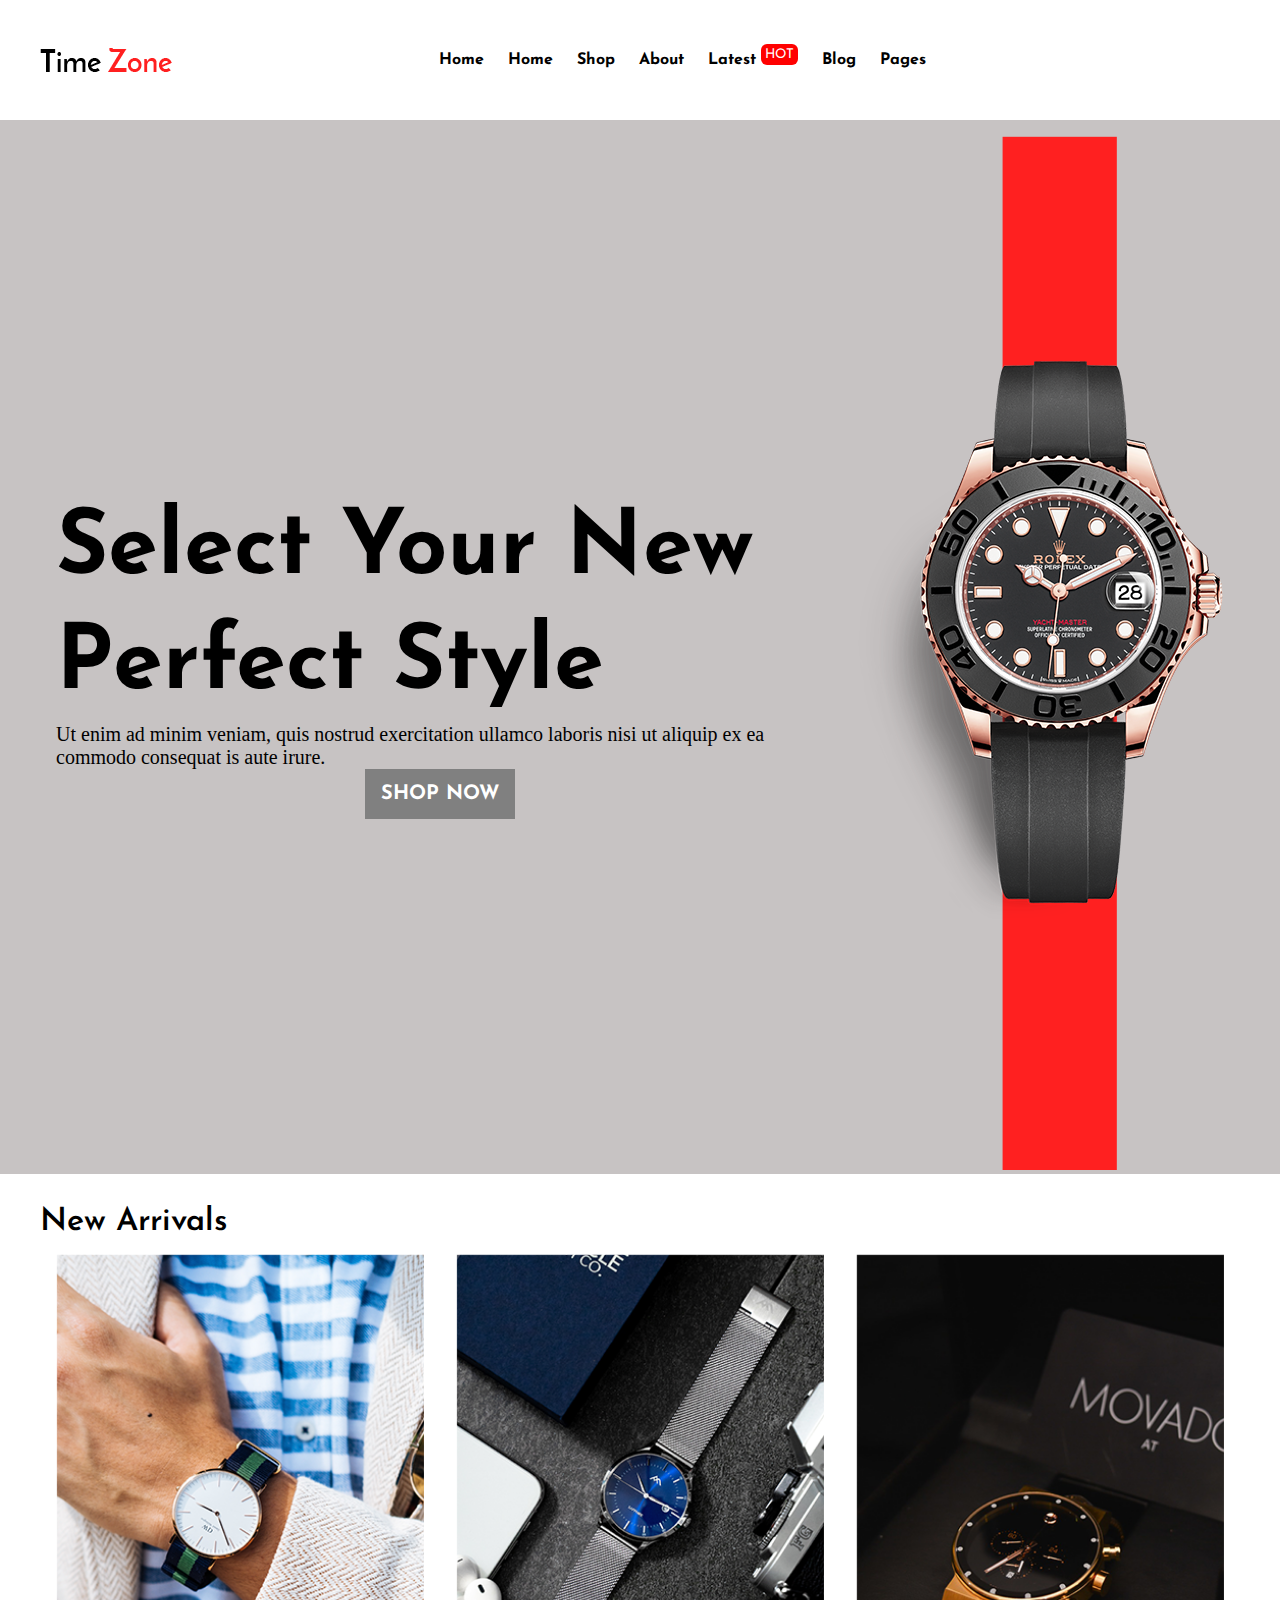
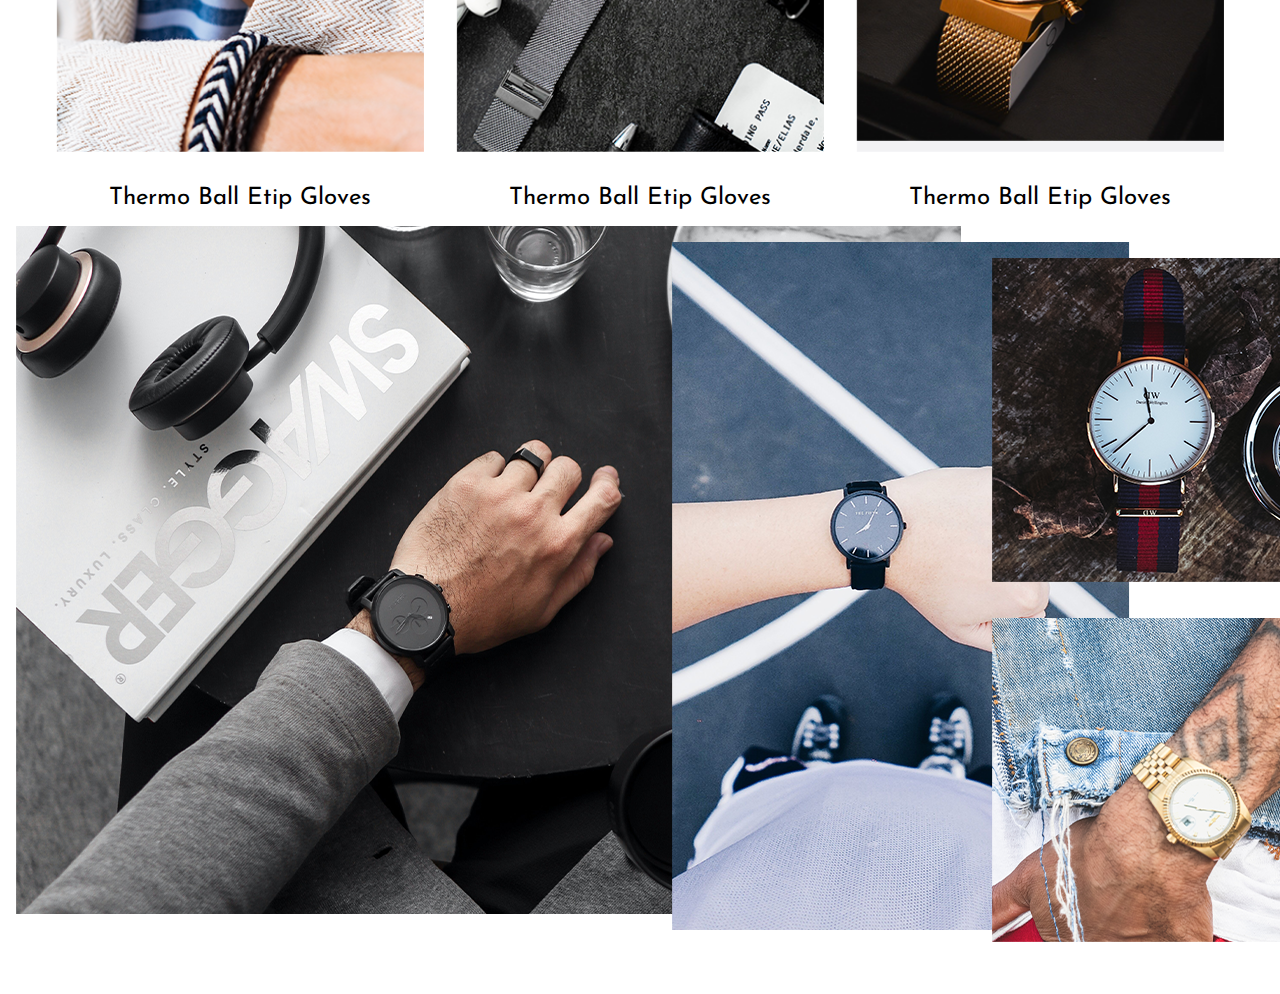
<file: 10.23.1-7pattern sass/index.html>
<!DOCTYPE html>
<html lang="en">
  <head>
    <meta charset="UTF-8" />
    <meta name="viewport" content="width=device-width, initial-scale=1.0" />
    <title>Classwork</title>
    <link
      rel="stylesheet"
      href="https://cdnjs.cloudflare.com/ajax/libs/font-awesome/6.6.0/css/all.min.css"
      integrity="sha512-Kc323vGBEqzTmouAECnVceyQqyqdsSiqLQISBL29aUW4U/M7pSPA/gEUZQqv1cwx4OnYxTxve5UMg5GT6L4JJg=="
      crossorigin="anonymous"
      referrerpolicy="no-referrer"
    />
    <link rel="stylesheet" href="./assets/css/main.css" />
  </head>
  <body>
    <header>
      <div class="container">
        <div class="head">
          <img src="./assets/images/logo.png" alt="" />
          <ul>
            <li>
              <a href="#">Home</a>
            </li>
            <li>
              <a href="#">Home</a>
            </li>
            <li>
              <a href="#">Shop</a>
            </li>
            <li>
              <a href="#">About</a>
            </li>
            <li class="hot-link">
              <a href="#">Latest</a>
              <sup>HOT</sup>
            </li>
            <li>
              <a href="#">Blog</a>
            </li>
            <li>
              <a href="#">Pages</a>
            </li>
          </ul>
          <div class="icons-nav">
            <i class="fa-solid fa-magnifying-glass"></i>
            <i class="fa-solid fa-user"></i>
            <i class="fa-solid fa-cart-shopping"></i>
          </div>
        </div>
      </div>
    </header>
    <main id="info">
      <div class="container">
        <section class="info">
          <div class="row">
            <div class="col-8">
              <div class="text-info">
                <h1>Select Your New Perfect Style</h1>
                <p>
                  Ut enim ad minim veniam, quis nostrud exercitation ullamco
                  laboris nisi ut aliquip ex ea commodo consequat is aute irure.
                </p>
                <button class="info-btn">
                  <p>SHOP NOW</p>
                  <div class="overlay">
                    
                  </div>

                </button>
               
              </div>
            </div>
            <div class="col-4">
              <div class="pic-info">
                <img src="./assets/images/watch.png" alt="" />
              </div>
            </div>
          </div>
        </section>
      </div>
    </main>
    <main id="arriwals">
      <div class="container">
        <h1>New Arrivals </h1>
        <div class="pics-arriwals">
          <div class="row">
            <div class="col-4">
              <div class="pic1">
                <img src="./assets/images/new_product1.png" alt="">
                <h2>Thermo Ball Etip Gloves</h2>
              </div>
            </div>
            <div class="col-4">
              <div class="pic1">
                <img src="./assets/images/new_product2.png" alt="">
                <h2>Thermo Ball Etip Gloves</h2>
              </div>
            </div>
            <div class="col-4">
              <div class="pic1">
                <img src="./assets/images/new_product3.png" alt="">
                <h2>Thermo Ball Etip Gloves</h2>
              </div>
            </div>
          </div>
        </div>
      </div>

    </main>
    <main id="galery">
     
        <div class="row">
          <div class="col-6">
            <img src="./assets/images/gallery1.png" alt="">
          </div>
          <div class="col-6">
            <div class="row">
              <div class="col-6"><img src="./assets/images/gallery2.png" alt=""></div>
              <div class="col-6">
                <div class="row">
                  <div class="col-12"><img src="./assets/images/gallery3.png" alt=""></div>
                  <div class="col-12"><img src="./assets/images/gallery4.png" alt=""></div>
                </div>
              </div>
              
            </div>
          </div>
        </div>
      
    </main>
  </body>
</html>
</file>
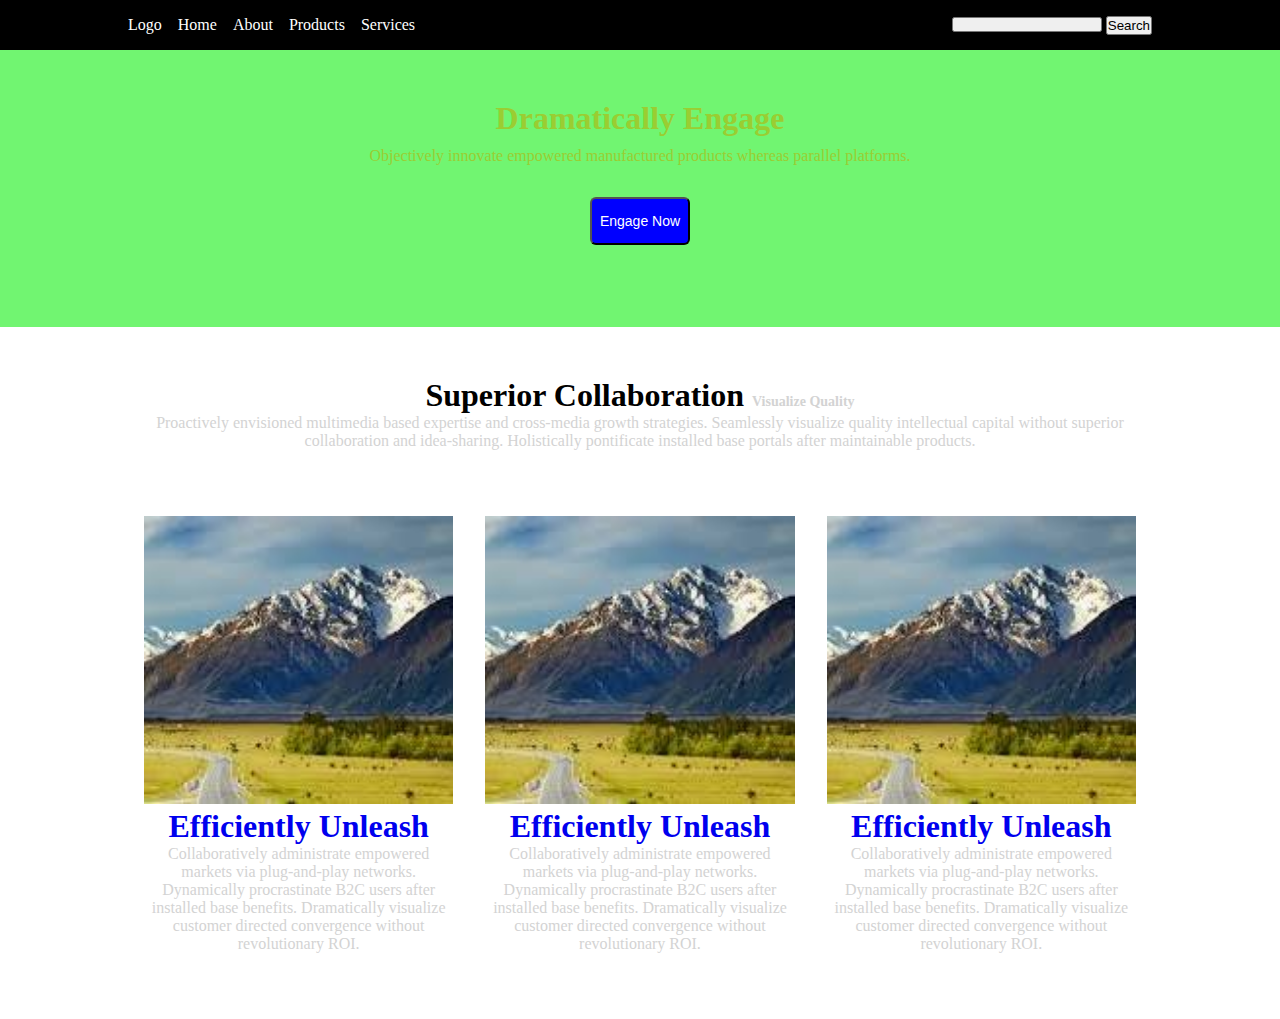
<file: frist sas/index.html>
<!DOCTYPE html>
<html lang="en">
<head>
  <meta charset="UTF-8">
  <meta name="viewport" content="width=device-width, initial-scale=1.0">
  <title>Document</title>
<link rel="stylesheet" href="./assets/css/main.css">
  <body>
  <header>
    <nav>
      <div class="container">
        
      <div class="navbar-menu">
        <ul>
          <li>Logo</li>
          <li>Home</li>
          <li>About</li>
          <li>Products</li>
          <li>Services</li>
        </ul>
     
        <div class="nav-btns">
          <button class="firstbutton"></button>
          <button>Search</button>
        </div>
      </div>

       
      </div>
    </nav>
  </header>
  <main>
    <section id="banner">
  <div class="container">
      <h1>Dramatically Engage</h1>
      <p>Objectively innovate empowered manufactured products whereas parallel platforms.</p>
      <button class="primary-btn">Engage Now</button>
    </section>
  </div>
  <section id="grids">
    <div class="container">
      <h1>Superior Collaboration <span style="color: lightgrey; font-size: 14px;">Visualize Quality</span></h1>
      <p style="color: lightgray;">Proactively envisioned multimedia based expertise and cross-media growth strategies. Seamlessly visualize quality intellectual capital without superior collaboration and idea-sharing. Holistically pontificate installed base portals after maintainable products.</p>
      <div class="cards">
        <div class="row">
          <div class="col-4">
            <div class="c1">
              <div class="imaj">
                <img src="./assets/images/image.png" alt="">
              </div>
              <h1><a href="#">Efficiently Unleash</a></h1>
              <p style="color: lightgrey;">Collaboratively administrate empowered markets via plug-and-play networks. Dynamically procrastinate B2C users after installed base benefits. Dramatically visualize customer directed convergence without revolutionary ROI.</p>
            </div>
          </div>
          <div class="col-4">
            <div class="c1">
              <div class="imaj">
                <img src="./assets/images/image.png" alt="">
              </div>
              <h1><a href="#">Efficiently Unleash</a></h1>
              <p style="color: lightgrey;">Collaboratively administrate empowered markets via plug-and-play networks. Dynamically procrastinate B2C users after installed base benefits. Dramatically visualize customer directed convergence without revolutionary ROI.</p>
            </div>
          </div>
          <div class="col-4">
            <div class="c1">
              <div class="imaj">
                <img src="./assets/images/image.png" alt="">
              </div>
              <h1><a href="#">Efficiently Unleash</a></h1>
              <p style="color: lightgrey;">Collaboratively administrate empowered markets via plug-and-play networks. Dynamically procrastinate B2C users after installed base benefits. Dramatically visualize customer directed convergence without revolutionary ROI.</p>
            </div>
          </div>
        </div>
      </div>
    </div>
  </section>
  </main>
 
</body>
</html>
</file>
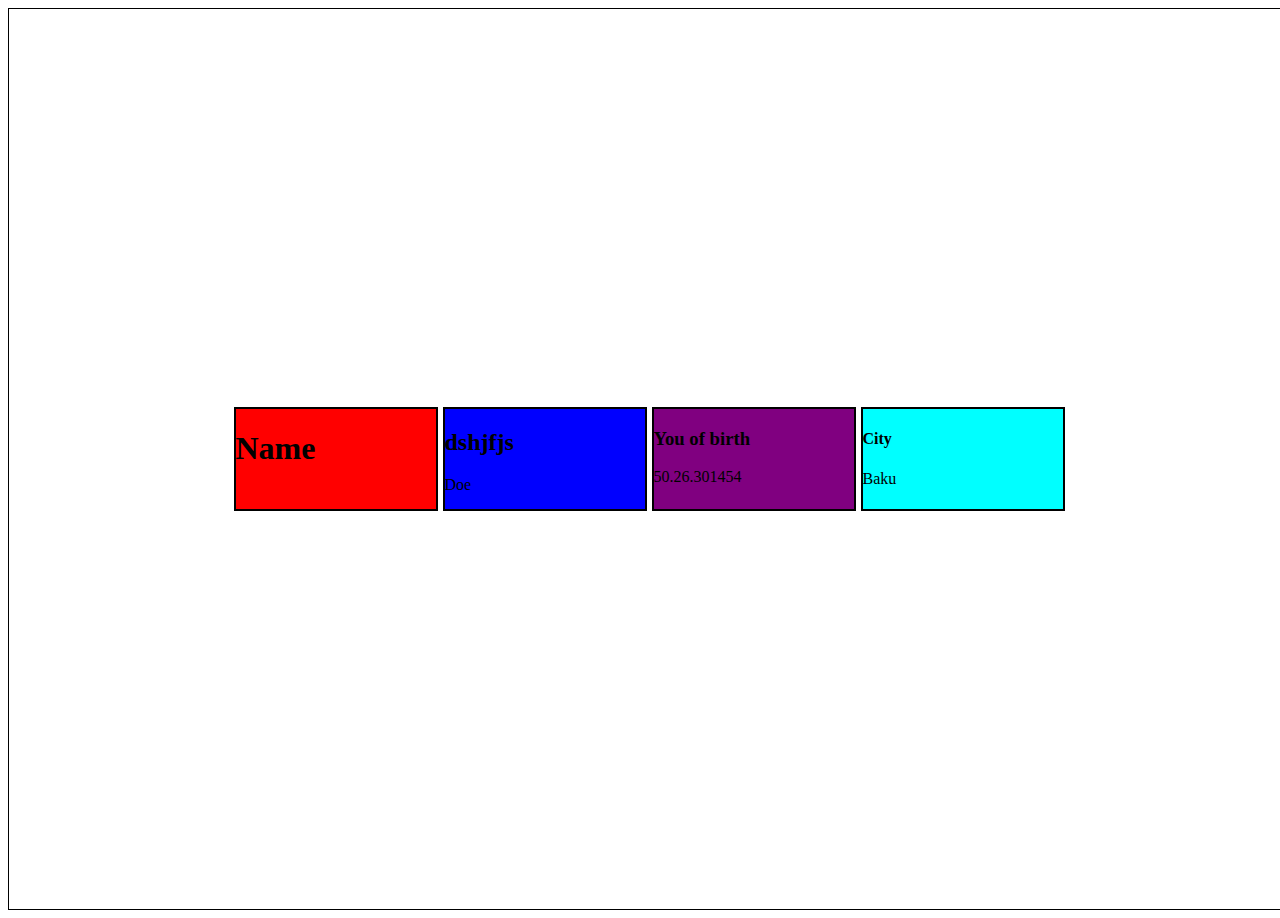
<file: transition/index.html>
<!DOCTYPE html>
<html lang="en">
<head>
  <meta charset="UTF-8">
  <meta name="viewport" content="width=device-width, initial-scale=1.0">
  <title>transition</title>
  <link rel="stylesheet" href="./css/style.css">
</head>
<body>
  <div class="contain">
    <div class="box box1">
      <h1>
        Name
      </h1>
      <p class="s">
        Joe
      </p>
    </div>
    <div class="box box2">
      <h2>
       dshjfjs
      </h2>
      <p class="su">
        Doe
      </p>
    </div>
    <div class="box box3">
      <h3>You of birth</h3>
      <p class="da">
        50.26.301454
      </p>
      

    </div>
    <div class="box box4">
      <h4>City</h4>
      <p class="ba">
        Baku
      </p>
    </div>


  </div>
</body>
</html>
</file>
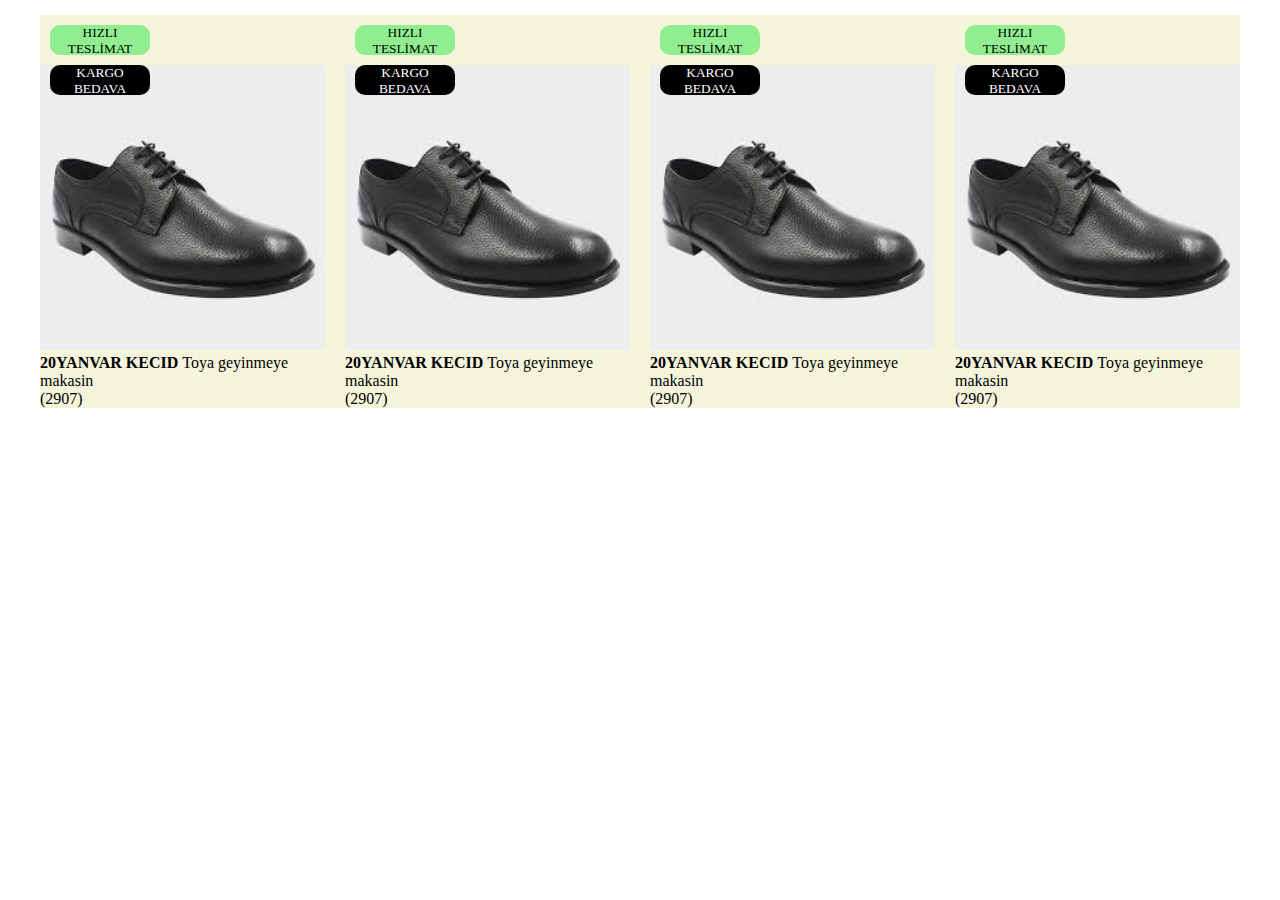
<file: css positions/css positions.html>
<!DOCTYPE html>
<html lang="en">
  <head>
    <meta charset="UTF-8" />
    <meta name="viewport" content="width=device-width, initial-scale=1.0" />
    <title>Document</title>
    <link
      rel="stylesheet"
      href="https://cdnjs.cloudflare.com/ajax/libs/font-awesome/6.6.0/css/all.min.css"
      integrity="sha512-Kc323vGBEqzTmouAECnVceyQqyqdsSiqLQISBL29aUW4U/M7pSPA/gEUZQqv1cwx4OnYxTxve5UMg5GT6L4JJg=="
      crossorigin="anonymous"
      referrerpolicy="no-referrer"
    />
    <link rel="stylesheet" href="./css positions.css" />
  </head>
  <body>
    <section id="production">
      <div class="container">
        <div class="products">
          <div class="product">
            <div class="boxes">
              <span class="box b1">HIZLI TESLİMAT</span>
              <span class="box b2"> KARGO BEDAVA</span>
            </div>
            <div class="image">
              <img src="./images/image.png" alt="" />
              <span><b>20YANVAR KECID </b></span>
              <span>Toya geyinmeye makasin </span>
            </div>
            <div class="stars">
              <i class="fa-solid fa-star"></i>
              <i class="fa-solid fa-star"></i>
              <i class="fa-solid fa-star"></i>
              <i class="fa-solid fa-star"></i>
              <i class="fa-solid fa-star"></i> <span>(2907)</span>
              <i class="fa-solid fa-camera"></i>
            </div>
          </div>
          <div class="product">
            <div class="boxes">
              <span class="box b1">HIZLI TESLİMAT</span>
              <span class="box b2"> KARGO BEDAVA</span>
            </div>
            <div class="image">
              <img src="./images/image.png" alt="" />
              <span><b>20YANVAR KECID </b></span>
              <span>Toya geyinmeye makasin </span>
            </div>
            <div class="stars">
              <i class="fa-solid fa-star"></i>
              <i class="fa-solid fa-star"></i>
              <i class="fa-solid fa-star"></i>
              <i class="fa-solid fa-star"></i>
              <i class="fa-solid fa-star"></i> <span>(2907)</span>
              <i class="fa-solid fa-camera"></i>
            </div>
          </div>
          <div class="product">
            <div class="boxes">
              <span class="box b1">HIZLI TESLİMAT</span>
              <span class="box b2"> KARGO BEDAVA</span>
            </div>
            <div class="image">
              <img src="./images/image.png" alt="" />
              <span><b>20YANVAR KECID </b></span>
              <span>Toya geyinmeye makasin </span>
            </div>
            <div class="stars">
              <i class="fa-solid fa-star"></i>
              <i class="fa-solid fa-star"></i>
              <i class="fa-solid fa-star"></i>
              <i class="fa-solid fa-star"></i>
              <i class="fa-solid fa-star"></i> <span>(2907)</span>
              <i class="fa-solid fa-camera"></i>
            </div>
          </div>
          <div class="product">
            <div class="boxes">
              <span class="box b1">HIZLI TESLİMAT</span>
              <span class="box b2"> KARGO BEDAVA</span>
            </div>
            <div class="image">
              <img src="./images/image.png" alt="" />
              <span><b>20YANVAR KECID </b></span>
              <span>Toya geyinmeye makasin </span>
            </div>
            <div class="stars">
              <i class="fa-solid fa-star"></i>
              <i class="fa-solid fa-star"></i>
              <i class="fa-solid fa-star"></i>
              <i class="fa-solid fa-star"></i>
              <i class="fa-solid fa-star"></i> <span>(2907)</span>
              <i class="fa-solid fa-camera"></i>
            </div>
          </div>
        </div>
      </div>
    </section>
  </body>
</html>
</file>
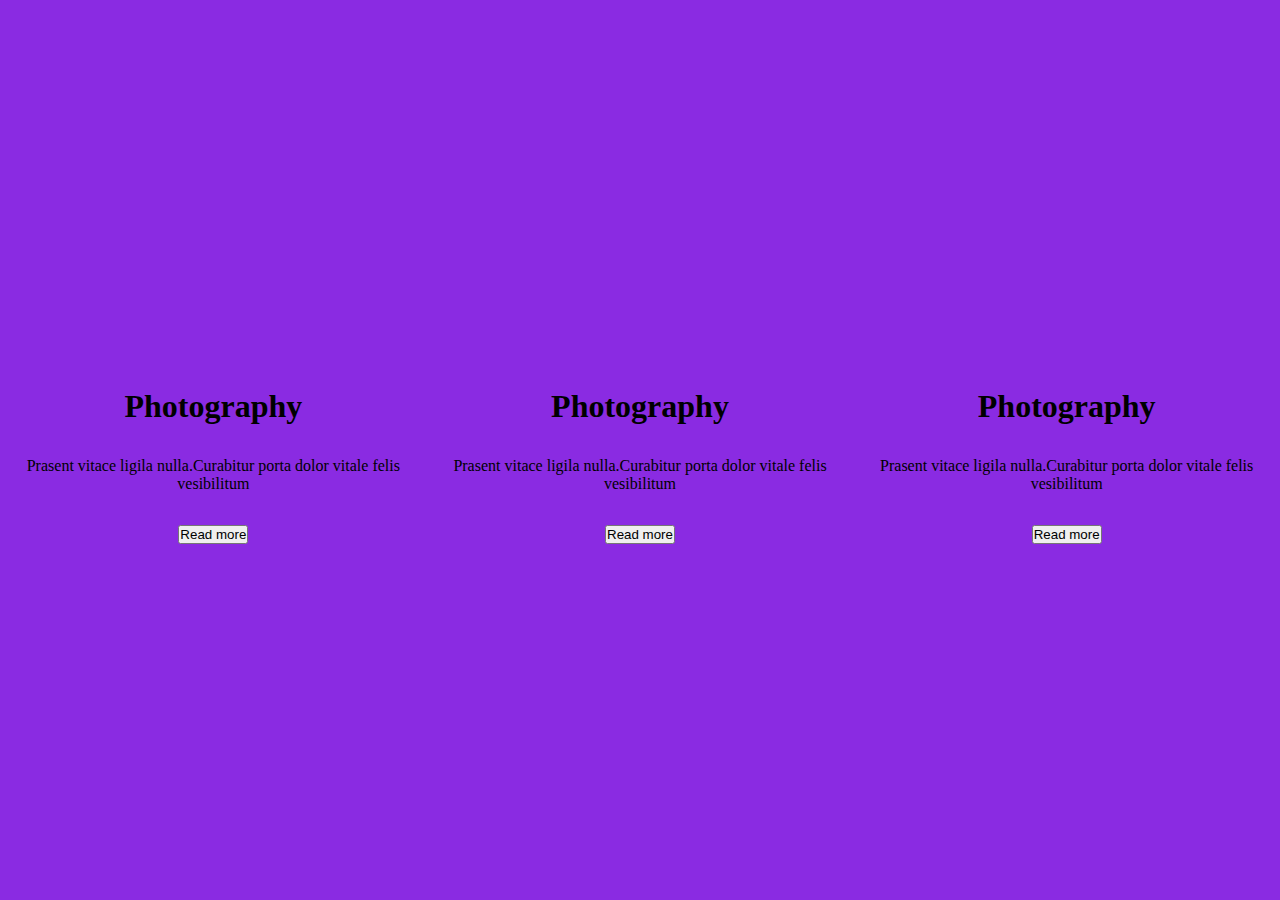
<file: transition/index3.html>
<!DOCTYPE html>
<html lang="en">
<head>
  <meta charset="UTF-8">
  <meta name="viewport" content="width=device-width, initial-scale=1.0">
  <title>Document</title>
  <link rel="stylesheet" href="https://cdnjs.cloudflare.com/ajax/libs/font-awesome/6.6.0/css/all.min.css" integrity="sha512-Kc323vGBEqzTmouAECnVceyQqyqdsSiqLQISBL29aUW4U/M7pSPA/gEUZQqv1cwx4OnYxTxve5UMg5GT6L4JJg==" crossorigin="anonymous" referrerpolicy="no-referrer" />
  
  <link rel="stylesheet" href="./css/style3.css">
</head>
<body>
  <div class="container">
    <div class="card">
      <i class="fa-solid fa-camera"></i>
      <h1>Photography</h1>
      <p>
        Prasent vitace ligila nulla.Curabitur porta dolor vitale felis vesibilitum
      </p>
      <button>Read more</button>
      <div class="overlay">
      </div>
    </div>
    <div class="card">
      <i class="fa-solid fa-camera"></i>
      <h1>Photography</h1>
      <p>
        Prasent vitace ligila nulla.Curabitur porta dolor vitale felis vesibilitum
      </p>
      <button>Read more</button>
      <div class="overlay"></div>
    </div>
    <div class="card">
      <i class="fa-solid fa-camera"></i>
      <h1>Photography</h1>
      <p>
        Prasent vitace ligila nulla.Curabitur porta dolor vitale felis vesibilitum
      </p>
      <button>Read more</button>
      <div class="overlay"></div>
    </div>
    </div>
    
  </div>
</body>
</html>
</file>
<file: 10.23.1-7pattern sass/assets/css/main.css>
@import url("https://fonts.googleapis.com/css2?family=Josefin+Sans:ital,wght@0,100..700;1,100..700&family=Playfair+Display:ital,wght@0,400..900;1,400..900&family=Roboto+Slab:wght@100..900&display=swap");
* {
  margin: 0;
  padding: 0;
  box-sizing: border-box;
  text-decoration: none;
  list-style: none;
}

.container {
  max-width: 1200px;
  margin: 0 auto;
}

* {
  margin: 0;
  padding: 0;
  box-sizing: border-box;
  text-decoration: none;
  list-style: none;
}

/* .container {
  max-width: 80%;
  margin: 0 auto;

} */
.row {
  display: flex;
  flex-wrap: wrap;
}

.col-1 {
  width: 8.3333333333%;
  padding: 1rem;
}

.col-2 {
  width: 16.6666666667%;
  padding: 1rem;
}

.col-3 {
  width: 25%;
  padding: 1rem;
}

.col-4 {
  width: 33.3333333333%;
  padding: 1rem 1rem 0 1rem;
  text-align: center;
}

.col-5 {
  width: 41.6666666667%;
  padding: 1rem;
}

.col-6 {
  width: 50%;
  padding: 1rem;
}

.col-7 {
  width: 58.3333333333%;
  padding: 1rem;
}

.col-8 {
  width: 66.6666666667%;
  padding: 1rem;
}

.col-9 {
  width: 75%;
  padding: 1rem;
}

.col-10 {
  width: 83.3333333333%;
  padding: 1rem;
}

.col-11 {
  width: 91.6666666667%;
  padding: 1rem;
}

.col-12 {
  width: 100%;
  padding: 1rem;
}

.p-left-0 {
  padding-left: 0;
}

.p-right-0 {
  padding-right: 0;
}

@media only screen and (max-width: 1023px) {
  .col-md-1 {
    width: 8.3333333333%;
    padding: 1rem;
  }
  .col-md-2 {
    width: 16.6666666667%;
    padding: 1rem;
  }
  .col-md-3 {
    width: 25%;
    padding: 1rem;
  }
  .col-md-4 {
    width: 33.3333333333%;
    padding: 1rem;
  }
  .col-md-5 {
    width: 41.6666666667%;
    padding: 1rem;
  }
  .col-md-6 {
    width: 50%;
    padding: 1rem;
  }
  .col-md-7 {
    width: 58.3333333333%;
    padding: 1rem;
  }
  .col-md-8 {
    width: 66.6666666667%;
    padding: 1rem;
  }
  .col-md-9 {
    width: 75%;
    padding: 1rem;
  }
  .col-md-10 {
    width: 83.3333333333%;
    padding: 1rem;
  }
  .col-md-11 {
    width: 91.6666666667%;
    padding: 1rem;
  }
  .col-md-12 {
    width: 100%;
    padding: 1rem;
  }
  .p-md-left-0 {
    padding-left: 0;
  }
  .p-md-right-0 {
    padding-right: 0;
  }
}
@media only screen and (max-width: 767px) {
  .col-sm-1 {
    width: 8.3333333333%;
    padding: 1rem;
  }
  .col-sm-2 {
    width: 16.6666666667%;
    padding: 1rem;
  }
  .col-sm-3 {
    width: 25%;
    padding: 1rem;
  }
  .col-sm-4 {
    width: 33.3333333333%;
    padding: 1rem;
  }
  .col-sm-5 {
    width: 41.6666666667%;
    padding: 1rem;
  }
  .col-sm-6 {
    width: 50%;
    padding: 1rem;
  }
  .col-sm-7 {
    width: 58.3333333333%;
    padding: 1rem;
  }
  .col-sm-8 {
    width: 66.6666666667%;
    padding: 1rem;
  }
  .col-sm-9 {
    width: 75%;
    padding: 1rem;
  }
  .col-sm-10 {
    width: 83.3333333333%;
    padding: 1rem;
  }
  .col-sm-11 {
    width: 91.6666666667%;
    padding: 1rem;
  }
  .col-sm-12 {
    width: 100%;
    padding: 1rem;
  }
  .p-sm-left-0 {
    padding-left: 0;
  }
  .p-sm-right-0 {
    padding-right: 0;
  }
}
header .head {
  font-family: "Josefin Sans", sans-serif;
  padding: 3rem 0;
  display: flex;
  justify-content: space-between;
  align-items: center;
}
header .head ul {
  display: flex;
  gap: 1.5rem;
}
header .head ul li {
  position: relative;
}
header .head ul li .hot {
  position: absolute;
  top: 0;
  right: 0;
}
header .head ul li .hot span {
  background-color: red;
  padding: 10px;
}
header .head ul li a {
  color: #000;
  font-weight: bold;
}
header .head ul .hot-link {
  margin-top: -4px;
}
header .head ul .hot-link sup {
  background-color: red;
  padding: 4px;
  color: white;
  border-radius: 6px;
}
header .head .icons-nav {
  display: flex;
  gap: 1.5rem;
}

#info {
  background-color: rgb(199, 195, 195);
}
#info .info .text-info {
  padding-top: 50px;
  height: 110vh;
  display: flex;
  flex-direction: column;
  justify-content: center;
  align-items: center;
}
#info .info h1 {
  color: #000;
  font-family: "Josefin Sans", sans-serif;
  font-size: 90px;
  font-weight: 700;
  line-height: 115px;
}
#info .info p {
  font-size: 20px;
  color: #000;
}
#info .info .overlay {
  background-color: red;
  opacity: 0;
  color: #fff;
  width: 0;
  left: 0;
  top: 0;
  transition: 1s all;
  position: absolute;
}
#info .info .info-btn {
  position: relative;
}
#info .info .info-btn p {
  position: relative;
  z-index: 1;
  font-family: "Josefin Sans", sans-serif;
  color: #fff;
  font-weight: bold;
}
#info .info .info-btn:hover .overlay {
  opacity: 1;
  width: 100%;
  height: 100%;
}
#info .pic-info {
  width: 100%;
  height: 100%;
}

#arriwals h1 {
  font-family: "Josefin Sans", sans-serif;
  font-weight: 600;
  padding-top: 2rem;
}
#arriwals h2 {
  font-family: "Josefin Sans", sans-serif;
  font-weight: 400;
  padding-top: 30px;
}
#arriwals .pic1 {
  overflow: hidden;
}
#arriwals .pic1 img:hover {
  transform: scale(1.02);
  transition: 0.3s;
}
#arriwals .pic1 img {
  width: 100%;
  height: 100%;
}
#arriwals .pic1 img :hover {
  transform: scale(1.02);
}

#info .info .info-btn {
  width: 150px;
  height: 50px;
  color: #000;
  cursor: pointer;
  border: none;
  background-color: grey;
}/*# sourceMappingURL=main.css.map */
</file>
<file: frist sas/assets/css/main.css>
* {
  margin: 0;
  padding: 0;
  box-sizing: border-box;
  text-decoration: none;
  list-style: none;
}

.container {
  max-width: 1200px;
  margin: 0 auto;
}

/* .container {
  max-width: 1200px;
  margin: 0 auto;
} */
* {
  margin: 0;
  padding: 0;
  box-sizing: border-box;
}

.container {
  max-width: 80%;
  margin: 0 auto;
}

.row {
  display: flex;
  flex-wrap: wrap;
}

.col-1 {
  width: 8.3333333333%;
  padding: 1rem;
}

.col-2 {
  width: 16.6666666667%;
  padding: 1rem;
}

.col-3 {
  width: 25%;
  padding: 1rem;
}

.col-4 {
  width: 33.3333333333%;
  padding: 1rem;
}

.col-5 {
  width: 41.6666666667%;
  padding: 1rem;
}

.col-6 {
  width: 50%;
  padding: 1rem;
}

.col-7 {
  width: 58.3333333333%;
  padding: 1rem;
}

.col-8 {
  width: 66.6666666667%;
  padding: 1rem;
}

.col-9 {
  width: 75%;
  padding: 1rem;
}

.col-10 {
  width: 83.3333333333%;
  padding: 1rem;
}

.col-11 {
  width: 91.6666666667%;
  padding: 1rem;
}

.col-12 {
  width: 100%;
  padding: 1rem;
}

.p-left-0 {
  padding-left: 0;
}

/* .box {
  background-color: orange;
  border: 2px solid;
} */
@media only screen and (max-width: 1023px) {
  .col-md-1 {
    width: 8.3333333333%;
    padding: 1rem;
  }
  .col-md-2 {
    width: 16.6666666667%;
    padding: 1rem;
  }
  .col-md-3 {
    width: 25%;
    padding: 1rem;
  }
  .col-md-4 {
    width: 33.3333333333%;
    padding: 1rem;
  }
  .col-md-5 {
    width: 41.6666666667%;
    padding: 1rem;
  }
  .col-md-6 {
    width: 50%;
    padding: 1rem;
  }
  .col-md-7 {
    width: 58.3333333333%;
    padding: 1rem;
  }
  .col-md-8 {
    width: 66.6666666667%;
    padding: 1rem;
  }
  .col-md-9 {
    width: 75%;
    padding: 1rem;
  }
  .col-md-10 {
    width: 83.3333333333%;
    padding: 1rem;
  }
  .col-md-11 {
    width: 91.6666666667%;
    padding: 1rem;
  }
  .col-md-12 {
    width: 100%;
    padding: 1rem;
  }
  .p-md-left-0 {
    padding-left: 0;
  }
  .p-md-right-0 {
    padding-right: 0;
  }
}
@media only screen and (max-width: 767px) {
  .col-sm-1 {
    width: 8.3333333333%;
    padding: 1rem;
  }
  .col-sm-2 {
    width: 16.6666666667%;
    padding: 1rem;
  }
  .col-sm-3 {
    width: 25%;
    padding: 1rem;
  }
  .col-sm-4 {
    width: 33.3333333333%;
    padding: 1rem;
  }
  .col-sm-5 {
    width: 41.6666666667%;
    padding: 1rem;
  }
  .col-sm-6 {
    width: 50%;
    padding: 1rem;
  }
  .col-sm-7 {
    width: 58.3333333333%;
    padding: 1rem;
  }
  .col-sm-8 {
    width: 66.6666666667%;
    padding: 1rem;
  }
  .col-sm-9 {
    width: 75%;
    padding: 1rem;
  }
  .col-sm-10 {
    width: 83.3333333333%;
    padding: 1rem;
  }
  .col-sm-11 {
    width: 91.6666666667%;
    padding: 1rem;
  }
  .col-sm-12 {
    width: 100%;
    padding: 1rem;
  }
  .p-sm-left-0 {
    padding-left: 0;
  }
  .p-sm-right-0 {
    padding-right: 0;
  }
}
#banner .primary-btn {
  width: 100px;
  height: 48px;
  font-size: 14px;
  border-radius: 6px;
  background-color: blue;
  color: #fff;
  transition: all 0.5s;
  cursor: pointer;
}
#banner .primary-btn:hover {
  background-color: rgb(5, 5, 153);
  color: #fff;
}

header {
  background-color: #000;
}
header nav .container .navbar-menu {
  height: 50px;
  color: red;
  display: flex;
  justify-content: space-between;
  align-items: center;
}
header nav ul {
  display: flex;
  justify-content: center;
  align-items: center;
  gap: 1rem;
  color: #fff;
}
header nav ul li {
  list-style-type: none;
}
header nav ul li a {
  color: #fff;
}
@media only screen and (max-width: 767px) {
  header nav {
    display: none;
  }
}

.firstbutton {
  width: 150px;
  height: 15px;
}

#banner {
  background-color: rgb(113, 245, 113);
  padding: 50px 0;
  text-align: center;
}
#banner h1 {
  color: yellowgreen;
}
#banner p {
  padding-top: 10px;
  color: yellowgreen;
}
#banner .primary-btn {
  margin: 2rem 0;
}

#grids {
  text-align: center;
  padding: 50px 0;
}
#grids .cards {
  padding-top: 50px;
}
#grids .cards.imaj {
  width: 700px;
  height: 300px;
}
#grids .cards img {
  width: 100%;
  height: 100%;
}/*# sourceMappingURL=main.css.map */
</file>
<file: transition/css/style.css>
.contain {
  width: 100vw;
  height: 100vh;
  border: 1px solid;
  display: flex;
  justify-content: center;
  align-items: center;
  gap: 5px;
}
.box {
  width: 200px;
  height: 100px;
  border: 2px solid;
}
.box1 {
  background-color: red;
  transition: 1s all;

}
.s {
  display: none;
  transition: 2s all;
}
.box2 {
  background-color: blue;
}
.box3 {
  background-color: purple;
  transition: 2s all;
}
.box4 {
  background-color: aqua;
  transition: all 2s;
}
.box1:hover .s {
  display: block;
}
.box1:hover h1 {
  display: none;
}
.box1:hover {
  transform: scale(1.4);
}
.box2:hover{
  transform: translate(50%,-100%);
}
.box3:hover{
  transform: rotateY(360deg);
}
.box4:hover{
  transform: skew(30deg);
}
.box{
  
}
</file>
<file: css positions/css positions.css>
*{
  margin: 0;
  padding: 0;
  box-sizing: border-box;
}
.product{
  position: relative;
  top: 0;
}

h2{
  display: flex;
  padding-right: 15px;
}
.products{
  height: 100%;
  background-color: beige;
  display: flex;
  gap: 20px;
  justify-content: space-around;
}
img{
  width: 100%;
  height: 100%;
  margin: 50px 0 auto;
}

.box{
  background-color: lightgreen;
/* position: absolute;
top: 30px;
left: 0; */
width: 100px;
height: 30px;
border-radius: 10px;
text-align: center;
font-size: smaller;
}

.boxes{
  display: flex;
  flex-direction: column;
  align-items: flex-start;
  gap: 10px;
 position: absolute;
top: 10px;
left: 10px;
}
.b2{
  background-color: black;
  color: white;
}
.container{
 width: 1200px;
 margin: 15px;
display: flex;
}
#production{
  display: flex;
  justify-content:space-evenly;
}
i{
  color: orangered;
}
</file>
<file: transition/css/style3.css>
*{
  margin: 0;
  padding: 0;
  box-sizing: border-box;
}
.container{
  width: 100vw;
  height: 100vh;
  background-color: blueviolet;
  display: flex;
  justify-content: center;
  align-items: center;

}
.card{
display: flex;
justify-content: center;
align-items: center;
flex-direction: column;
text-align: center;
gap: 2rem;
position: relative;
transition: all 1s;
}
.card p{
  text-align: center;
}
.overlay{
  height: 0%;
  width: 100%;
  bottom: 0;
  background-color: gold;
  position: absolute;
  z-index: -1;
  transition: all 1s;
}
.card:hover {
  transform:scale(0.3) ;


}
</file>
